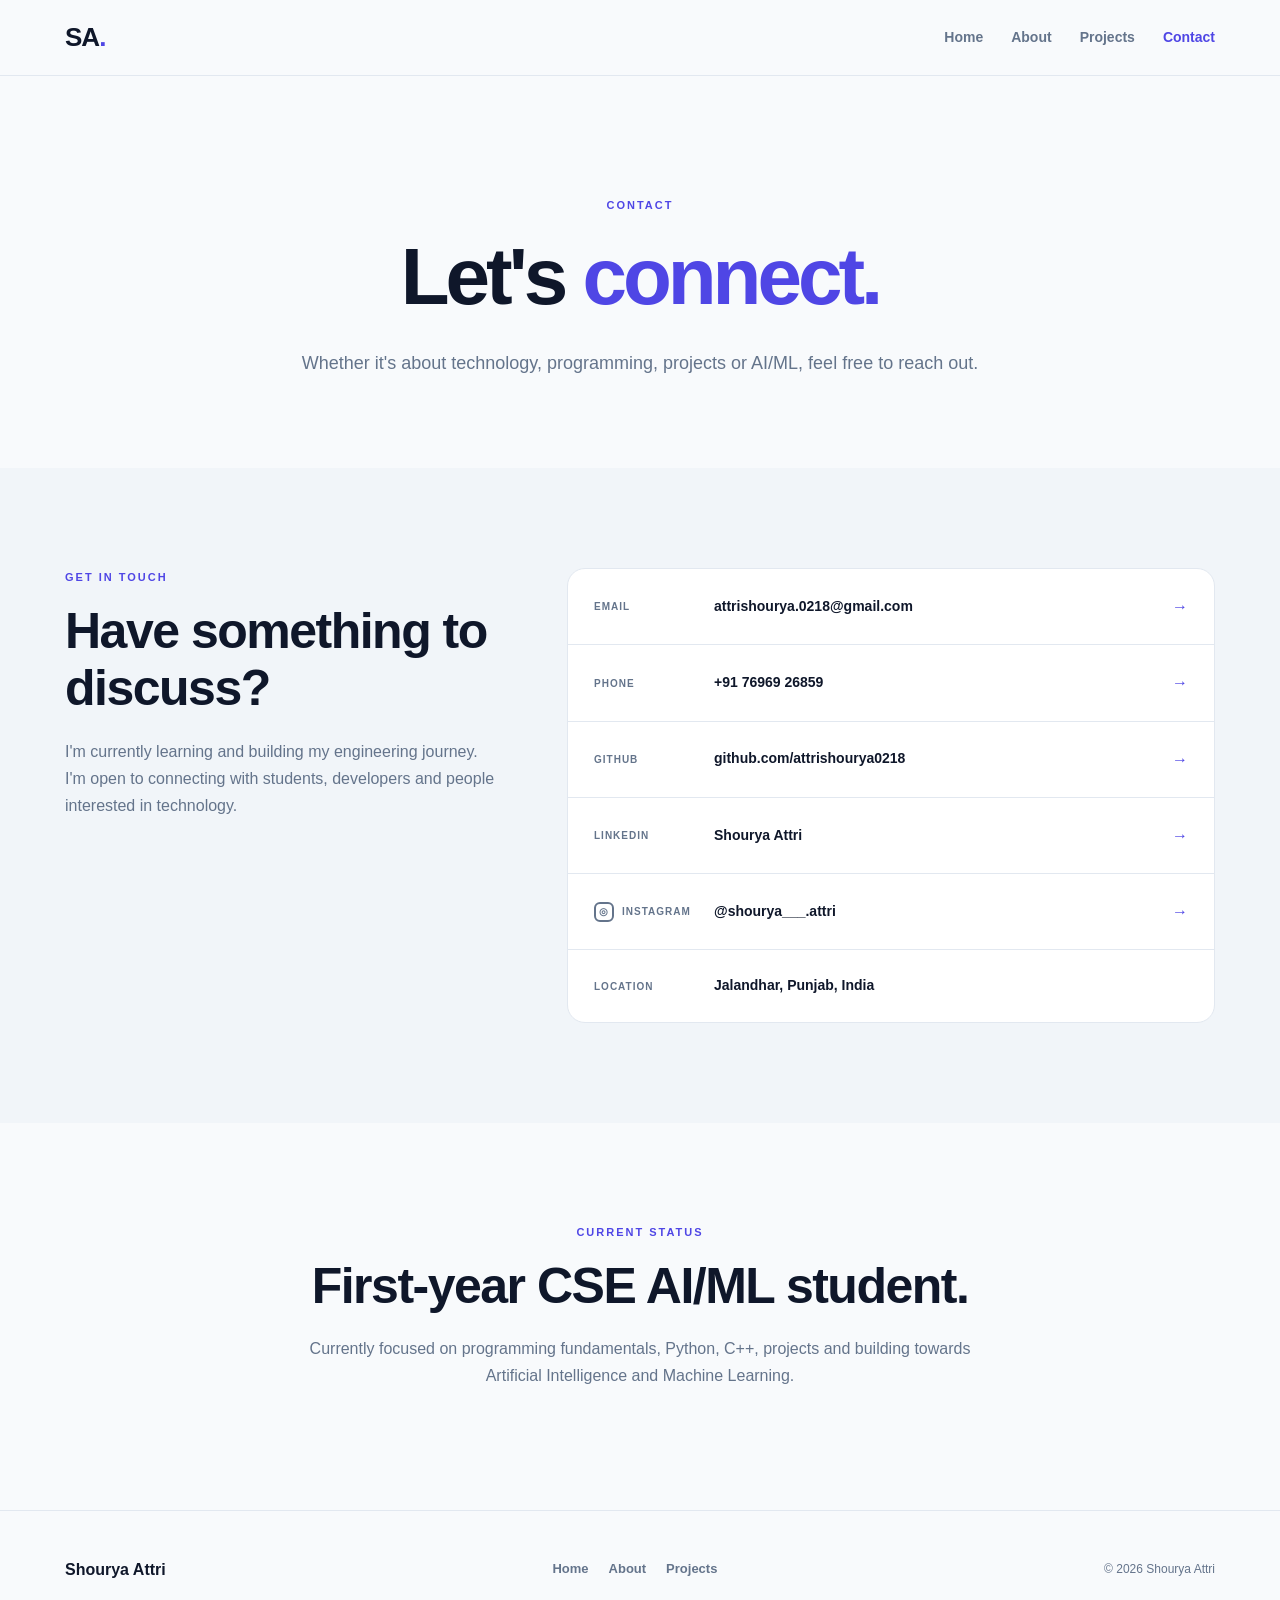
<file: contact.html>
<!DOCTYPE html>
<html lang="en">

<link rel="icon" type="image/png" href="assets/images/logo.png">
<head>

    <meta charset="UTF-8">

    <meta name="viewport"
          content="width=device-width, initial-scale=1.0">

    <title>Contact Shourya Attri | AI & ML Student</title>
    <link rel="icon" type="image/png" href="assets/images/favicon.png">

    <meta name="description" content="Contact Shourya Attri, a B.Tech CSE AI & ML student from Jalandhar, Punjab, through GitHub, LinkedIn, Instagram, email and phone.">
    <meta name="keywords" content="Shourya Attri contact, Shourya Attri GitHub, Shourya Attri LinkedIn, Shourya Attri Instagram, AI ML student Jalandhar">
    <meta name="author" content="Shourya Attri">

    <meta name="robots" content="index, follow">

    <link rel="stylesheet"
          href="css/style.css">

</head>


<body>


<header>

<nav class="navbar container">

    <a href="index.html"
       class="logo">

        SA<span>.</span>

    </a>


    <div class="nav-links">

        <a href="index.html">
            Home
        </a>

        <a href="about.html">
            About
        </a>

        <a href="projects.html">
            Projects
        </a>

        <a href="contact.html"
           class="active">

            Contact

        </a>

    </div>

</nav>

</header>


<main>


<section class="page-hero container">

    <p class="eyebrow">
        CONTACT
    </p>

    <h1>
        Let's
        <span>connect.</span>
    </h1>

    <p>

        Whether it's about technology, programming,
        projects or AI/ML, feel free to reach out.

    </p>

</section>


<section class="section alternate">

<div class="container contact-layout">


<div class="contact-intro">

    <p class="eyebrow">
        GET IN TOUCH
    </p>

    <h2>
        Have something to discuss?
    </h2>

    <p>

        I'm currently learning and building my
        engineering journey. I'm open to connecting
        with students, developers and people interested
        in technology.

    </p>

</div>


<div class="contact-list">


<a
    href="mailto:attrishourya.0218@gmail.com"
    class="contact-row">

    <span>
        EMAIL
    </span>

    <strong>
        attrishourya.0218@gmail.com
    </strong>

    <b>
        →
    </b>

</a>


<a
    href="tel:+917696926859"
    class="contact-row">

    <span>
        PHONE
    </span>

    <strong>
        +91 76969 26859
    </strong>

    <b>
        →
    </b>

</a>


<a
    href="https://github.com/attrishourya0218"
    target="_blank"
    rel="noopener"
    class="contact-row">

    <span>
        GITHUB
    </span>

    <strong>
        github.com/attrishourya0218
    </strong>

    <b>
        →
    </b>

</a>


<a
    href="https://www.linkedin.com/in/shourya-attri-1b27a741b"
    target="_blank"
    rel="noopener"
    class="contact-row">

    <span>
        LINKEDIN
    </span>

    <strong>
        Shourya Attri
    </strong>

    <b>
        →
    </b>

</a>

<a
    href="https://www.instagram.com/shourya___.attri/"
    target="_blank"
    rel="noopener"
    class="contact-row"
>
    <span class="instagram-label">
        <span class="instagram-icon">◎</span>
        INSTAGRAM
    </span>

    <strong>
        @shourya___.attri
    </strong>

    <b>
        →
    </b>
</a>

<div class="contact-row">

    <span>
        LOCATION
    </span>

    <strong>
        Jalandhar, Punjab, India
    </strong>

</div>


</div>

</div>

</section>


<section class="section container contact-note">

    <p class="eyebrow">
        CURRENT STATUS
    </p>

    <h2>
        First-year CSE AI/ML student.
    </h2>

    <p>

        Currently focused on programming fundamentals,
        Python, C++, projects and building towards
        Artificial Intelligence and Machine Learning.

    </p>

</section>


</main>


<footer>

<div class="container footer-content">

    <strong>
        Shourya Attri
    </strong>

    <div class="footer-links">

        <a href="index.html">
            Home
        </a>

        <a href="about.html">
            About
        </a>

        <a href="projects.html">
            Projects
        </a>

    </div>

    <p>
        © 2026 Shourya Attri
    </p>

</div>

</footer>


<script src="js/script.js"></script>

</body>
</html>
</file>
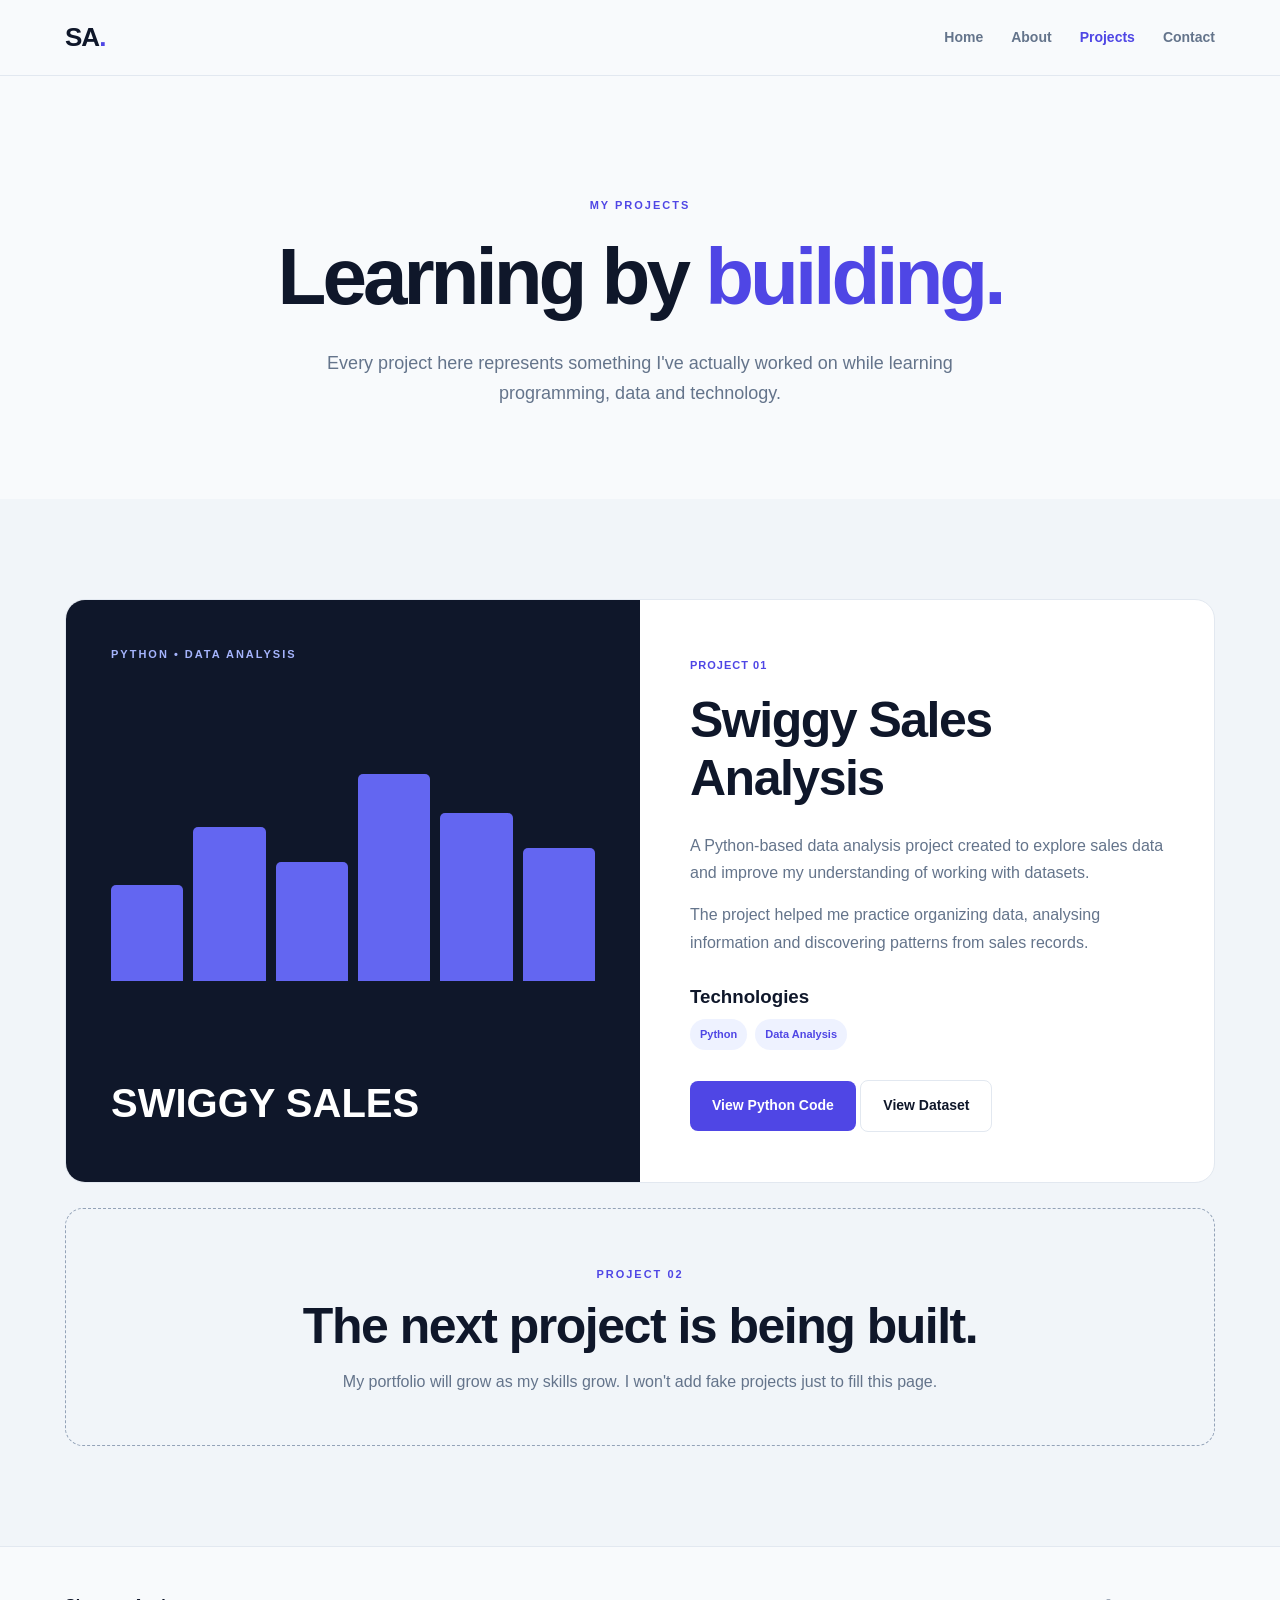
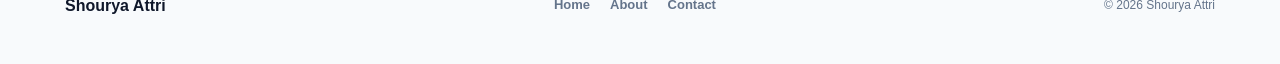
<file: projects.html>
<!DOCTYPE html>
<html lang="en">

<link rel="icon" type="image/png" href="assets/images/logo.png">
<head>

    <meta charset="UTF-8">

    <meta name="viewport"
          content="width=device-width, initial-scale=1.0">

    <title>Projects | Shourya Attri - AI & ML Portfolio</title>
    <link rel="icon" type="image/png" href="assets/images/favicon.png">

    <meta name="description" content="Explore projects by Shourya Attri, including Swiggy Sales Analysis built with Python, along with future data analysis, artificial intelligence and machine learning projects.">
    <meta name="keywords" content="Shourya Attri projects, Swiggy Sales Analysis, Python project, Data Analysis, AI ML projects, Machine Learning portfolio">
    <meta name="author" content="Shourya Attri">

    <meta name="robots" content="index, follow">

    <link rel="stylesheet"
          href="css/style.css">

</head>

<body>


<header>

<nav class="navbar container">

    <a href="index.html"
       class="logo">

        SA<span>.</span>

    </a>


    <div class="nav-links">

        <a href="index.html">
            Home
        </a>

        <a href="about.html">
            About
        </a>

        <a href="projects.html"
           class="active">

            Projects

        </a>

        <a href="contact.html">
            Contact
        </a>

    </div>

</nav>

</header>


<main>


<section class="page-hero container">

    <p class="eyebrow">
        MY PROJECTS
    </p>

    <h1>
        Learning by
        <span>building.</span>
    </h1>

    <p>

        Every project here represents something
        I've actually worked on while learning
        programming, data and technology.

    </p>

</section>


<section class="section alternate">

<div class="container">


<article class="main-project-card">


    <div class="project-visual">

        <span class="visual-label">
            PYTHON • DATA ANALYSIS
        </span>


        <div class="project-chart">

            <div style="height:42%"></div>

            <div style="height:67%"></div>

            <div style="height:52%"></div>

            <div style="height:90%"></div>

            <div style="height:73%"></div>

            <div style="height:58%"></div>

        </div>


        <strong>
            SWIGGY SALES
        </strong>

    </div>


    <div class="project-information">

        <span class="card-number">
            PROJECT 01
        </span>

        <h2>
            Swiggy Sales Analysis
        </h2>

        <p>

            A Python-based data analysis project created
            to explore sales data and improve my understanding
            of working with datasets.

        </p>

        <p>

            The project helped me practice organizing data,
            analysing information and discovering patterns
            from sales records.

        </p>


        <h3>
            Technologies
        </h3>


        <div class="tags">

            <span>
                Python
            </span>

            <span>
                Data Analysis
            </span>

        </div>


        <div class="project-buttons">

    <a href="https://github.com/attrishourya0218/swiggy-sales-analysis/blob/main/swiggy_analysis.py"
   target="_blank"
   rel="noopener noreferrer"
   class="btn primary">
   View Python Code
     </a>

    <a href="https://github.com/attrishourya0218/swiggy-sales-analysis/blob/main/swiggy_data.xlsx"
   target="_blank"
   rel="noopener noreferrer"
   class="btn secondary">
   View Dataset
    </a>

</div>

    </div>

</article>


<div class="coming-project">

    <span>
        PROJECT 02
    </span>

    <h2>
        The next project is being built.
    </h2>

    <p>

        My portfolio will grow as my skills grow.
        I won't add fake projects just to fill this page.

    </p>

</div>


</div>

</section>

</main>


<footer>

<div class="container footer-content">

    <strong>
        Shourya Attri
    </strong>


    <div class="footer-links">

        <a href="index.html">
            Home
        </a>

        <a href="about.html">
            About
        </a>

        <a href="contact.html">
            Contact
        </a>

    </div>


    <p>
        © 2026 Shourya Attri
    </p>

</div>

</footer>


<script src="js/script.js"></script>

</body>

</html>
</file>
<file: css/style.css>
* {
    margin: 0;
    padding: 0;
    box-sizing: border-box;
}

:root {
    --bg: #f8fafc;
    --white: #ffffff;

    --navy: #0f172a;
    --text: #334155;
    --muted: #64748b;

    --indigo: #4f46e5;
    --indigo-dark: #3730a3;
    --indigo-light: #eef2ff;

    --border: #e2e8f0;

    --success-bg: #ecfdf5;
    --success: #047857;

    --max-width: 1150px;
}

html {
    scroll-behavior: smooth;
}

body {
    font-family: Arial, Helvetica, sans-serif;

    background: var(--bg);

    color: var(--navy);

    line-height: 1.7;
}

a {
    text-decoration: none;
    color: inherit;
}

.container {
    width: min(var(--max-width), 90%);
    margin: auto;
}


/* NAVIGATION */

header {
    background: rgba(248, 250, 252, 0.94);

    border-bottom: 1px solid var(--border);

    position: sticky;

    top: 0;

    z-index: 1000;

    backdrop-filter: blur(10px);
}

.navbar {
    height: 75px;

    display: flex;

    justify-content: space-between;

    align-items: center;
}

.logo {
    font-size: 26px;

    font-weight: 900;

    letter-spacing: -1px;
}

.logo span {
    color: var(--indigo);
}

.nav-links {
    display: flex;

    gap: 28px;
}

.nav-links a {
    font-size: 14px;

    color: var(--muted);

    font-weight: 700;

    transition: .25s;
}

.nav-links a:hover,
.nav-links a.active {
    color: var(--indigo);
}


/* GENERAL */

.eyebrow {
    font-size: 11px;

    font-weight: 900;

    letter-spacing: 2px;

    color: var(--indigo);

    margin-bottom: 16px;
}

.section {
    padding: 100px 0;
}

.alternate {
    background: #f1f5f9;
}

h1,
h2,
h3 {
    line-height: 1.15;
}

h2 {
    font-size: clamp(34px, 4vw, 50px);

    letter-spacing: -1.5px;
}

p {
    color: var(--text);
}


/* HERO */

.hero {
    min-height: calc(100vh - 75px);

    display: grid;

    grid-template-columns: 1.1fr .9fr;

    align-items: center;

    gap: 70px;

    padding-top: 70px;

    padding-bottom: 70px;
}

.hero h1 {
    font-size: clamp(52px, 7vw, 82px);

    letter-spacing: -4px;

    line-height: .97;

    margin-bottom: 28px;
}

.hero h1 span {
    display: block;

    color: var(--indigo);
}

.hero-description {
    font-size: 18px;

    max-width: 680px;

    margin-bottom: 15px;

    color: var(--muted);
}

.hero-buttons {
    display: flex;

    gap: 13px;

    flex-wrap: wrap;

    margin-top: 32px;
}

.btn {
    display: inline-flex;

    justify-content: center;

    align-items: center;

    padding: 13px 22px;

    border-radius: 8px;

    font-size: 14px;

    font-weight: 800;

    transition: .25s;
}

.primary {
    background: var(--indigo);

    color: white;
}

.primary:hover {
    background: var(--indigo-dark);

    transform: translateY(-2px);
}

.secondary {
    background: var(--white);

    border: 1px solid var(--border);
}

.secondary:hover {
    border-color: var(--indigo);

    color: var(--indigo);
}


/* HERO STATS */

.hero-stats {
    display: flex;

    gap: 35px;

    margin-top: 50px;
}

.hero-stats div {
    display: flex;

    flex-direction: column;
}

.hero-stats strong {
    font-size: 24px;
}

.hero-stats span {
    color: var(--muted);

    font-size: 11px;

    text-transform: uppercase;

    letter-spacing: 1px;
}


/* AI GRAPH */

.hero-visual {
    display: flex;

    justify-content: center;
}

.orbit-card {
    width: min(450px, 100%);

    aspect-ratio: 1;

    position: relative;

    background:
        radial-gradient(
            circle,
            rgba(79,70,229,.08),
            transparent 60%
        );

    border-radius: 50%;
}

.orbit {
    position: absolute;

    border: 1px dashed #c7d2fe;

    border-radius: 50%;

    left: 50%;

    top: 50%;

    transform: translate(-50%, -50%);
}

.orbit-one {
    width: 75%;
    height: 75%;
}

.orbit-two {
    width: 95%;
    height: 95%;
}

.ai-core,
.skill-bubble {
    position: absolute;

    border-radius: 50%;

    display: flex;

    align-items: center;

    justify-content: center;

    font-weight: 800;

    box-shadow:
        0 15px 40px rgba(15,23,42,.10);
}

.ai-core {
    width: 130px;

    height: 130px;

    left: 50%;

    top: 50%;

    transform: translate(-50%, -50%);

    background: var(--indigo);

    color: white;

    font-size: 30px;

    flex-direction: column;
}

.ai-core small {
    font-size: 12px;
}

.skill-bubble {
    width: 75px;

    height: 75px;

    background: white;

    border: 1px solid var(--border);

    font-size: 12px;

    animation: float 4s ease-in-out infinite;
}

.bubble-python {
    left: 5%;

    top: 25%;
}

.bubble-cpp {
    right: 5%;

    top: 20%;

    animation-delay: .7s;
}

.bubble-data {
    left: 16%;

    bottom: 12%;

    animation-delay: 1.3s;
}

.bubble-ml {
    right: 16%;

    bottom: 10%;

    animation-delay: 2s;
}

@keyframes float {

    0%,
    100% {
        transform: translateY(0);
    }

    50% {
        transform: translateY(-10px);
    }

}


/* SKILLS */

.skills-grid {
    margin-top: 50px;

    display: grid;

    grid-template-columns: repeat(3, 1fr);

    gap: 20px;
}

.skill-card {
    background: white;

    border: 1px solid var(--border);

    border-radius: 16px;

    padding: 30px;

    transition: .25s;
}

.skill-card:hover {
    transform: translateY(-5px);

    box-shadow:
        0 18px 40px rgba(15,23,42,.07);
}

.card-number {
    font-size: 11px;

    color: var(--indigo);

    font-weight: 900;

    letter-spacing: 1px;
}

.skill-card h3 {
    font-size: 24px;

    margin: 20px 0 10px;
}

.skill-card p {
    color: var(--muted);

    min-height: 85px;
}

.status {
    display: inline-block;

    margin-top: 22px;

    border-radius: 50px;

    font-size: 11px;

    font-weight: 800;

    padding: 6px 11px;
}

.learning {
    background: var(--success-bg);

    color: var(--success);
}

.future {
    background: var(--indigo-light);

    color: var(--indigo);
}


/* SECTION HEADING */

.section-heading {
    display: flex;

    align-items: flex-end;

    justify-content: space-between;

    gap: 30px;

    margin-bottom: 50px;
}

.text-link {
    color: var(--indigo);

    font-weight: 800;
}


/* FEATURE PROJECT */

.featured-project {
    display: grid;

    grid-template-columns: 1fr 1fr;

    background: white;

    border: 1px solid var(--border);

    border-radius: 20px;

    overflow: hidden;
}

.project-preview {
    background: var(--navy);

    color: white;

    padding: 45px;

    min-height: 430px;

    display: flex;

    flex-direction: column;

    justify-content: space-between;
}

.project-preview span {
    color: #a5b4fc;

    font-size: 11px;

    font-weight: 900;

    letter-spacing: 2px;
}

.project-preview h3 {
    font-size: 34px;
}

.chart-decoration {
    height: 180px;

    display: flex;

    gap: 12px;

    align-items: flex-end;
}

.chart-decoration div {
    flex: 1;

    background: #6366f1;

    border-radius: 5px 5px 0 0;
}

.project-content {
    padding: 45px;

    display: flex;

    flex-direction: column;

    justify-content: center;
}

.project-content h2 {
    font-size: 36px;

    margin: 15px 0;
}

.project-content p {
    color: var(--muted);

    margin-bottom: 22px;
}


/* TAGS */

.tags {
    display: flex;

    gap: 8px;

    flex-wrap: wrap;

    margin-bottom: 30px;
}

.tags span {
    background: var(--indigo-light);

    color: var(--indigo);

    border-radius: 50px;

    padding: 6px 10px;

    font-size: 11px;

    font-weight: 800;
}


/* TIMELINE */

.timeline {
    margin-top: 55px;

    max-width: 850px;
}

.timeline-item {
    display: grid;

    grid-template-columns: 80px 1fr;

    gap: 25px;

    padding: 30px 0;

    border-bottom: 1px solid #cbd5e1;
}

.timeline-item > span {
    color: var(--indigo);

    font-weight: 900;
}

.timeline-item small {
    color: var(--muted);

    font-size: 10px;

    font-weight: 900;

    letter-spacing: 1px;
}

.timeline-item h3 {
    font-size: 23px;

    margin: 5px 0;
}

.timeline-item p {
    color: var(--muted);
}


/* CTA */

.cta {
    background: var(--navy);

    color: white;

    text-align: center;

    padding: 100px 0;
}

.cta h2 {
    max-width: 800px;

    margin: auto;
}

.cta p {
    max-width: 700px;

    margin: 20px auto 30px;

    color: #cbd5e1;
}

.cta .eyebrow {
    color: #a5b4fc;
}


/* PAGE HERO */

.page-hero {
    padding: 120px 0 90px;

    text-align: center;
}

.page-hero h1 {
    font-size: clamp(50px, 7vw, 80px);

    letter-spacing: -4px;
}

.page-hero h1 span {
    color: var(--indigo);
}

.page-hero > p:not(.eyebrow) {
    max-width: 700px;

    margin: 25px auto 0;

    font-size: 18px;

    color: var(--muted);
}


/* ABOUT */

.about-grid {
    display: grid;

    grid-template-columns: .8fr 1.2fr;

    gap: 70px;

    align-items: start;
}

.profile-photo-container {
    width: 100%;

    max-width: 390px;

    aspect-ratio: 1;

    border-radius: 22px;

    overflow: hidden;

    background: var(--indigo);

    position: relative;
}

.profile-photo {
    width: 100%;

    height: 100%;

    object-fit: cover;

    display: block;
}

.photo-fallback {
    position: absolute;

    inset: 0;

    display: none;

    place-items: center;

    background: var(--indigo);

    color: white;

    font-size: 90px;

    font-weight: 900;
}

.profile-mini-card {
    max-width: 390px;

    margin-top: 15px;

    background: white;

    border: 1px solid var(--border);

    border-radius: 14px;

    padding: 20px;

    display: flex;

    flex-direction: column;
}

.profile-mini-card span {
    color: var(--muted);

    font-size: 13px;
}

.about-content h2 {
    margin-bottom: 28px;
}

.about-content > p:not(.eyebrow) {
    margin-bottom: 18px;

    color: var(--muted);
}

.info-grid {
    margin-top: 35px;

    display: grid;

    grid-template-columns: repeat(2,1fr);

    gap: 20px;
}

.info-grid div {
    border-top: 1px solid #cbd5e1;

    padding-top: 15px;
}

.info-grid small {
    display: block;

    color: var(--muted);

    font-size: 10px;

    font-weight: 900;

    letter-spacing: 1px;
}

.info-grid strong {
    display: block;

    margin-top: 5px;

    font-size: 14px;
}


/* PROJECT PAGE */

.main-project-card {
    display: grid;

    grid-template-columns: 1fr 1fr;

    overflow: hidden;

    border-radius: 20px;

    border: 1px solid var(--border);

    background: white;
}

.project-visual {
    background: var(--navy);

    color: white;

    min-height: 480px;

    padding: 45px;

    display: flex;

    flex-direction: column;

    justify-content: space-between;
}

.visual-label {
    color: #a5b4fc;

    font-size: 11px;

    font-weight: 900;

    letter-spacing: 2px;
}

.project-visual > strong {
    font-size: 40px;
}

.project-chart {
    height: 230px;

    display: flex;

    gap: 10px;

    align-items: flex-end;
}

.project-chart div {
    flex: 1;

    background: #6366f1;

    border-radius: 5px 5px 0 0;
}

.project-information {
    padding: 50px;
}

.project-information h2 {
    margin: 15px 0 25px;
}

.project-information > p {
    color: var(--muted);

    margin-bottom: 15px;
}

.project-information h3 {
    margin: 30px 0 12px;
}

.project-buttons {
    margin-top: 10px;
}

.coming-project {
    margin-top: 25px;

    border: 1px dashed #94a3b8;

    border-radius: 18px;

    padding: 50px;

    text-align: center;
}

.coming-project > span {
    color: var(--indigo);

    font-size: 11px;

    font-weight: 900;

    letter-spacing: 2px;
}

.coming-project h2 {
    margin: 12px 0;
}

.coming-project p {
    color: var(--muted);
}


/* CONTACT */

.contact-layout {
    display: grid;

    grid-template-columns: .8fr 1.2fr;

    gap: 70px;
}

.contact-intro h2 {
    margin-bottom: 20px;
}

.contact-intro p:not(.eyebrow) {
    color: var(--muted);
}

.contact-list {
    background: white;

    border: 1px solid var(--border);

    border-radius: 18px;

    overflow: hidden;
}

.contact-row {
    padding: 24px 26px;

    border-bottom: 1px solid var(--border);

    display: grid;

    grid-template-columns: 100px 1fr auto;

    gap: 20px;

    align-items: center;

    transition: .2s;
}

.contact-row:last-child {
    border-bottom: none;
}

a.contact-row:hover {
    background: var(--indigo-light);
}

.contact-row span {
    color: var(--muted);

    font-size: 10px;

    font-weight: 900;

    letter-spacing: 1px;
}

.contact-row strong {
    font-size: 14px;

    word-break: break-word;
}

.contact-row b {
    color: var(--indigo);
}

.contact-note {
    text-align: center;
}

.contact-note p:last-child {
    color: var(--muted);

    max-width: 700px;

    margin: 20px auto;
}


/* FOOTER */

footer {
    border-top: 1px solid var(--border);

    padding: 45px 0;
}

.footer-content {
    display: flex;

    justify-content: space-between;

    align-items: center;

    gap: 25px;
}

.footer-content > div:first-child {
    display: flex;

    flex-direction: column;
}

.footer-content p {
    color: var(--muted);

    font-size: 12px;
}

.footer-links {
    display: flex;

    gap: 20px;
}

.footer-links a {
    color: var(--muted);

    font-size: 13px;

    font-weight: 700;
}

.footer-links a:hover {
    color: var(--indigo);
}


/* MOBILE */

@media (max-width: 900px) {

    .hero,
    .featured-project,
    .about-grid,
    .main-project-card,
    .contact-layout {
        grid-template-columns: 1fr;
    }

    .hero {
        text-align: center;
    }

    .hero-description {
        margin-left: auto;

        margin-right: auto;
    }

    .hero-buttons,
    .hero-stats {
        justify-content: center;
    }

    .hero-visual {
        margin-top: 30px;
    }

    .skills-grid {
        grid-template-columns: 1fr 1fr;
    }

}


@media (max-width: 650px) {

    .navbar {
        height: auto;

        min-height: 75px;

        flex-direction: column;

        justify-content: center;

        padding: 15px 0;

        gap: 12px;
    }

    .nav-links {
        gap: 13px;
    }

    .nav-links a {
        font-size: 12px;
    }

    .hero {
        padding-top: 60px;
    }

    .hero h1 {
        font-size: 52px;

        letter-spacing: -3px;
    }

    .hero-stats {
        gap: 18px;
    }

    .orbit-card {
        max-width: 330px;
    }

    .ai-core {
        width: 105px;

        height: 105px;
    }

    .skill-bubble {
        width: 60px;

        height: 60px;

        font-size: 10px;
    }

    .skills-grid {
        grid-template-columns: 1fr;
    }

    .section {
        padding: 75px 0;
    }

    .section-heading {
        flex-direction: column;

        align-items: flex-start;
    }

    .project-preview,
    .project-content,
    .project-visual,
    .project-information {
        padding: 30px;
    }

    .page-hero {
        padding: 85px 0 65px;
    }

    .page-hero h1 {
        font-size: 50px;

        letter-spacing: -3px;
    }

    .info-grid {
        grid-template-columns: 1fr;
    }

    .contact-row {
        grid-template-columns: 1fr;

        gap: 5px;
    }

    .footer-content {
        flex-direction: column;

        align-items: flex-start;
    }

}

.profile-photo {
    width: 170px;
    height: 170px;
    border-radius: 50%;
    overflow: hidden;
    border: 5px solid white;
    box-shadow: 0 15px 35px rgba(15, 23, 42, 0.15);
    margin: 0 auto 25px;
    position: relative;
    z-index: 5;
}

.profile-photo img {
    width: 100%;
    height: 100%;
    object-fit: cover;
    display: block;
}

/* =========================================
   ABOUT PAGE - ENGINEERING DOODLES
========================================= */

.profile-photo-container {
    position: relative;
    overflow: hidden;

    background:
        linear-gradient(
            135deg,
            #4f46e5,
            #2563eb
        );
}


/* keep photo above doodles */

.profile-photo {
    position: relative;
    z-index: 5;
}


/* doodle background */

.mechanical-doodles {
    position: absolute;

    inset: 0;

    z-index: 1;

    pointer-events: none;

    overflow: hidden;
}


/* all text doodles */

.doodle {
    position: absolute;

    color: rgba(255, 255, 255, 0.28);

    font-weight: 800;

    user-select: none;
}


/* gears */

.gear-one {
    font-size: 65px;

    left: 25px;
    top: 165px;

    transform: rotate(-20deg);
}

.gear-two {
    font-size: 90px;

    right: 15px;
    bottom: 35px;

    transform: rotate(25deg);
}

.gear-three {
    font-size: 42px;

    right: 75px;
    top: 175px;

    transform: rotate(-10deg);
}


/* code symbol */

.code-one {
    left: 40px;
    bottom: 55px;

    font-size: 27px;

    font-family: monospace;
}


/* AI text */

.ai-text {
    right: 35px;
    top: 125px;

    font-size: 25px;

    letter-spacing: 3px;
}


/* circuit paths */

.circuit {
    position: absolute;

    border: 2px solid rgba(255,255,255,.22);
}

.circuit-one {
    width: 100px;
    height: 65px;

    left: -20px;
    top: 115px;

    border-right: none;
    border-bottom: none;

    border-radius: 20px 0 0 0;
}

.circuit-two {
    width: 110px;
    height: 75px;

    right: -30px;
    top: 245px;

    border-left: none;
    border-top: none;

    border-radius: 0 0 20px 0;
}


/* circuit endpoint */

.circuit span {
    position: absolute;

    width: 9px;
    height: 9px;

    border-radius: 50%;

    background: rgba(255,255,255,.45);
}

.circuit-one span {
    right: -4px;
    top: -5px;
}

.circuit-two span {
    left: -4px;
    bottom: -5px;
}


/* mechanical lines */

.doodle-line {
    position: absolute;

    height: 2px;

    background: rgba(255,255,255,.20);

    transform-origin: left;
}

.line-one {
    width: 110px;

    left: 105px;
    bottom: 75px;

    transform: rotate(-25deg);
}

.line-two {
    width: 90px;

    right: 35px;
    top: 210px;

    transform: rotate(38deg);
}


/* small technical circles */

.doodle-circle {
    position: absolute;

    border-radius: 50%;

    border: 2px solid rgba(255,255,255,.25);
}

.circle-one {
    width: 25px;
    height: 25px;

    left: 100px;
    top: 195px;
}

.circle-two {
    width: 16px;
    height: 16px;

    right: 105px;
    bottom: 65px;
}

.circle-three {
    width: 32px;
    height: 32px;

    left: 45px;
    bottom: 115px;
}


/* subtle gear animation */

.gear-one,
.gear-three {
    animation: doodleRotate 14s linear infinite;
}

.gear-two {
    animation: doodleRotateReverse 18s linear infinite;
}


@keyframes doodleRotate {

    from {
        transform: rotate(0deg);
    }

    to {
        transform: rotate(360deg);
    }

}


@keyframes doodleRotateReverse {

    from {
        transform: rotate(360deg);
    }

    to {
        transform: rotate(0deg);
    }

}

.instagram-label {
    display: flex;
    align-items: center;
    gap: 8px;
}

.instagram-icon {
    width: 20px;
    height: 20px;
    display: inline-flex;
    align-items: center;
    justify-content: center;
    border: 2px solid currentColor;
    border-radius: 6px;
    font-size: 13px;
    font-weight: bold;
}
</file>
